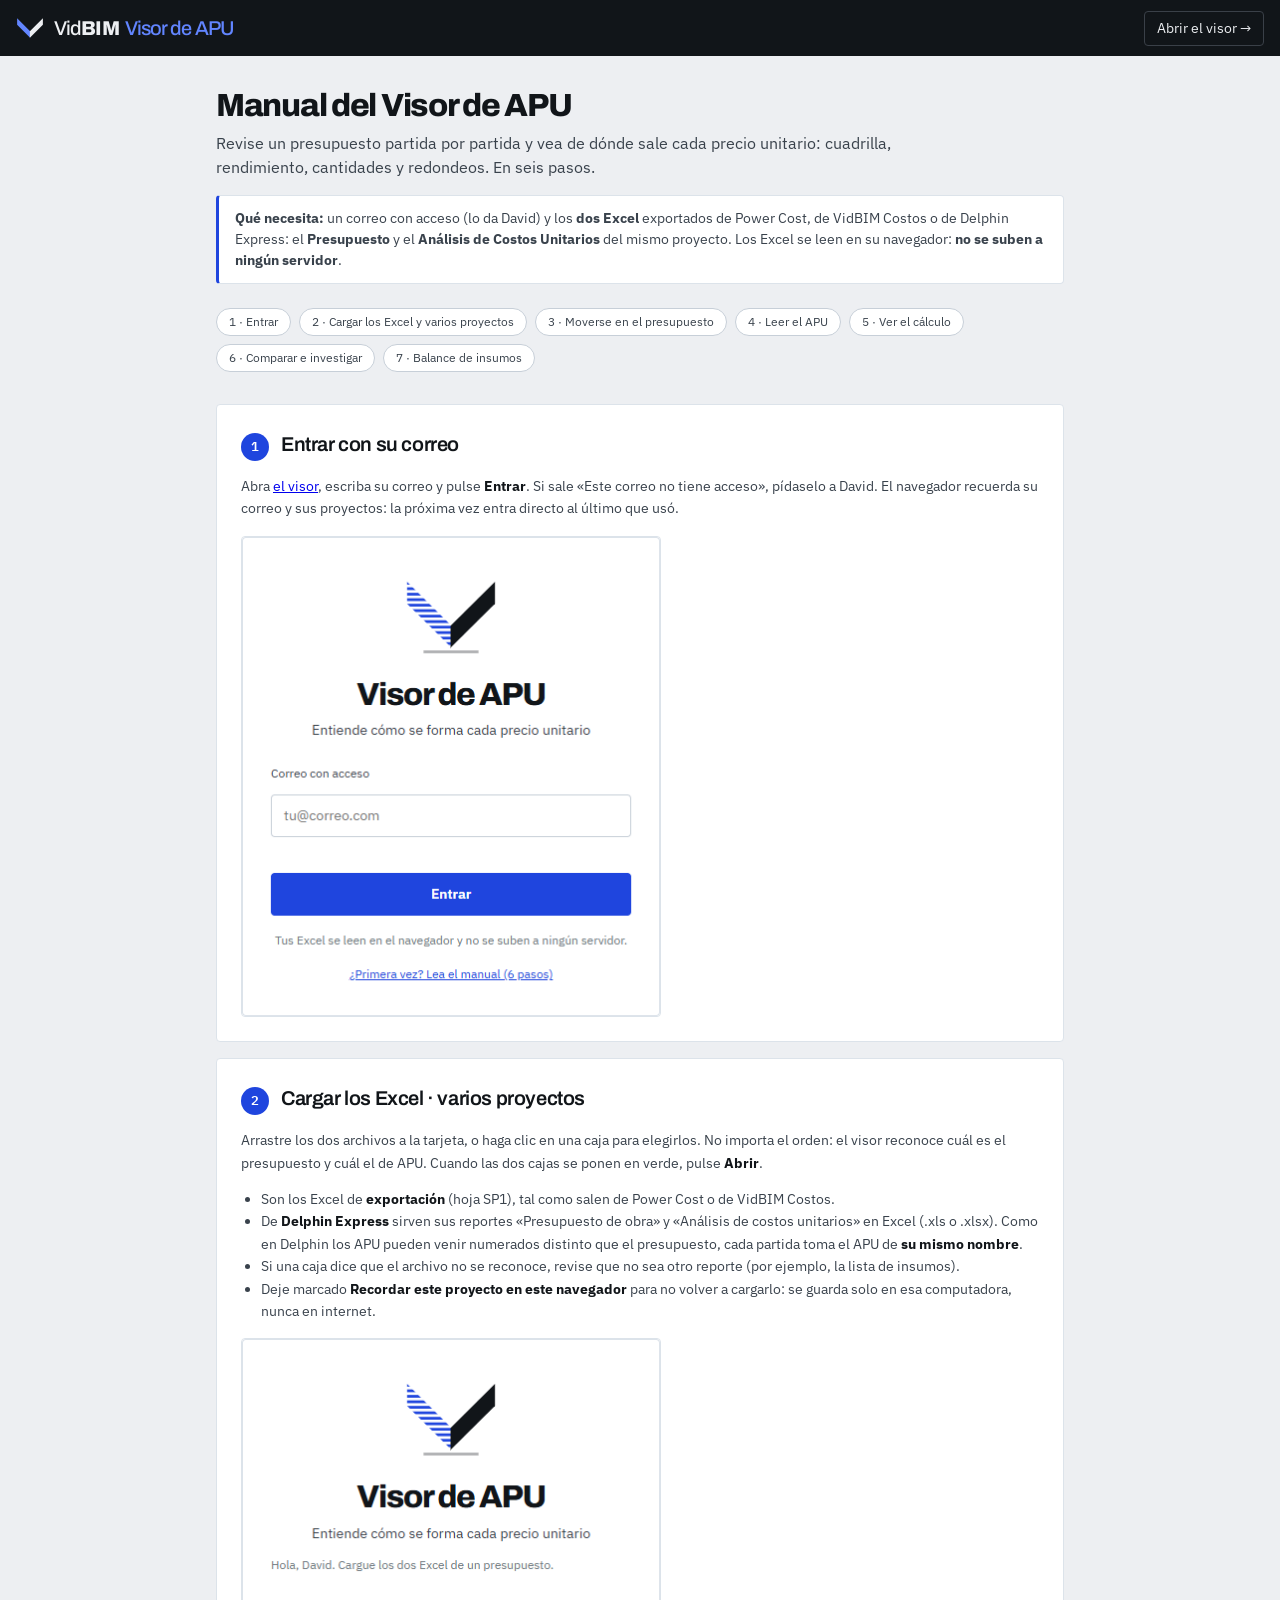
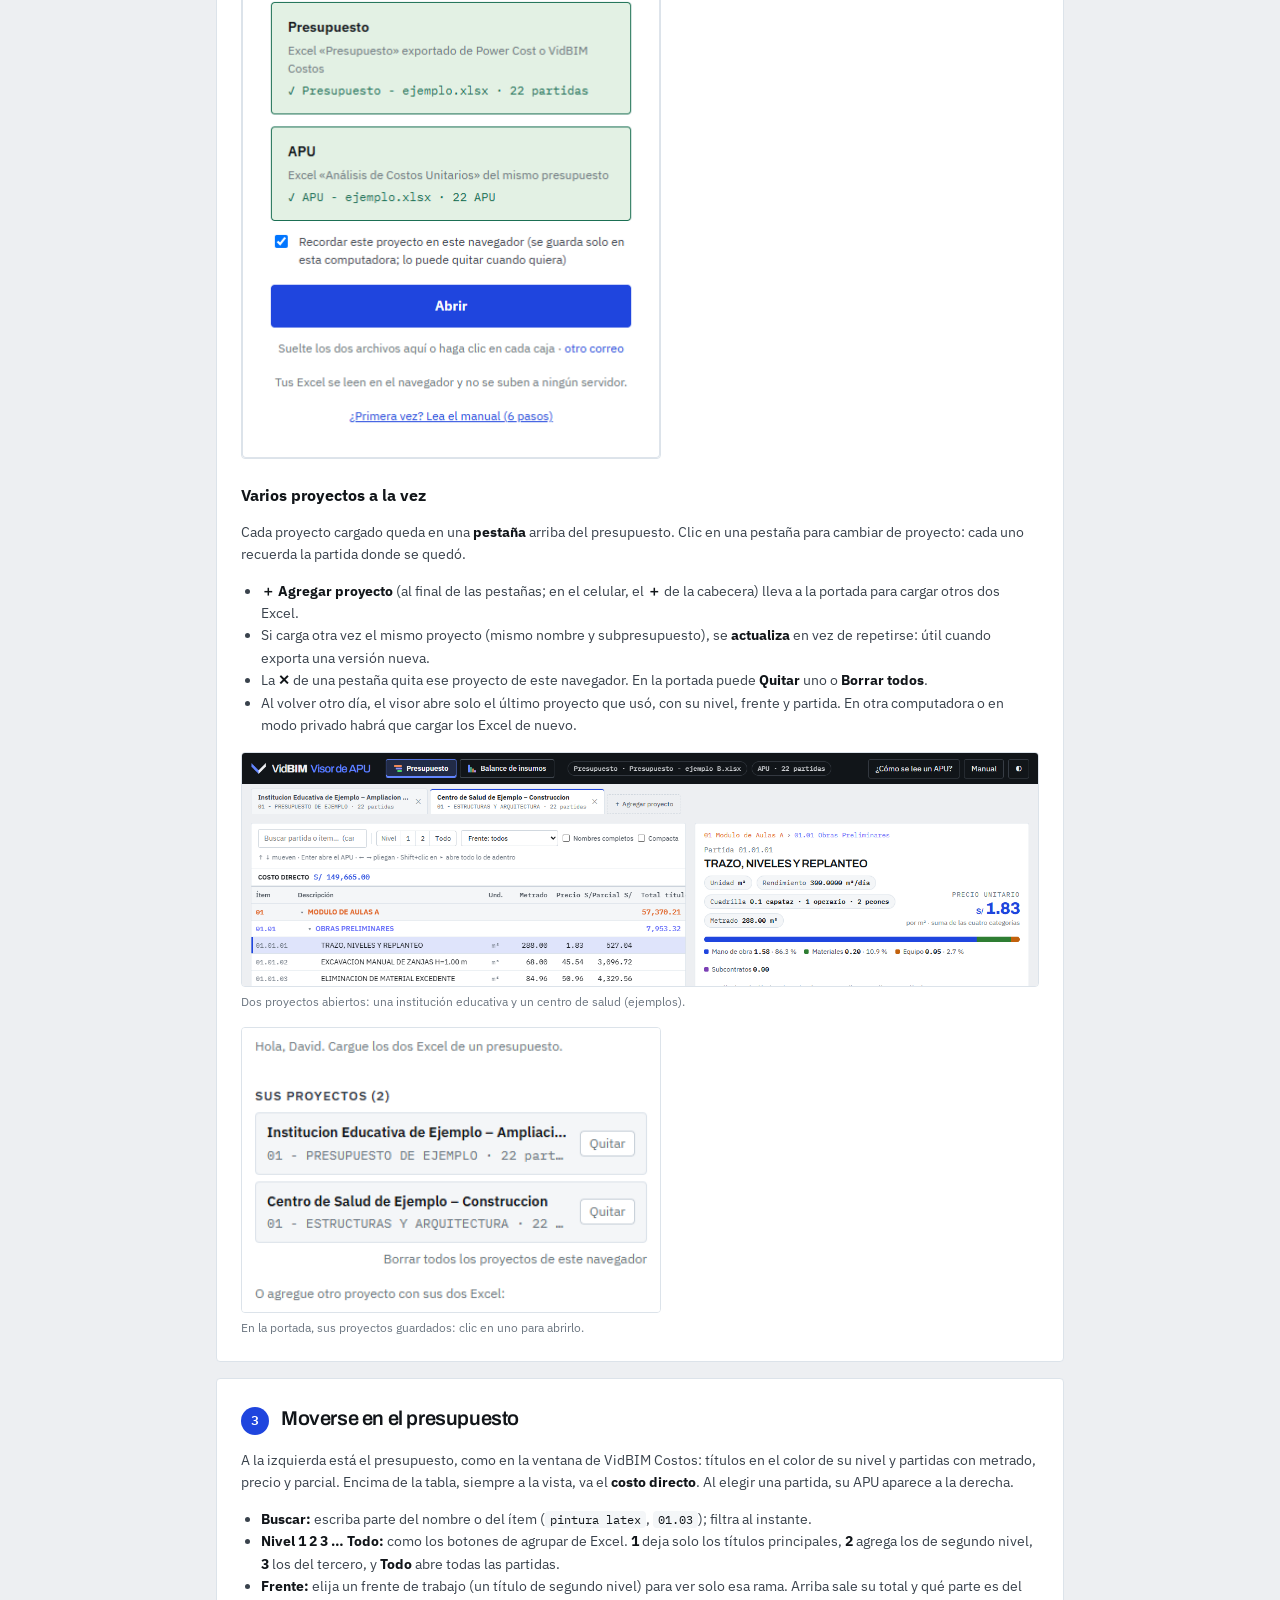
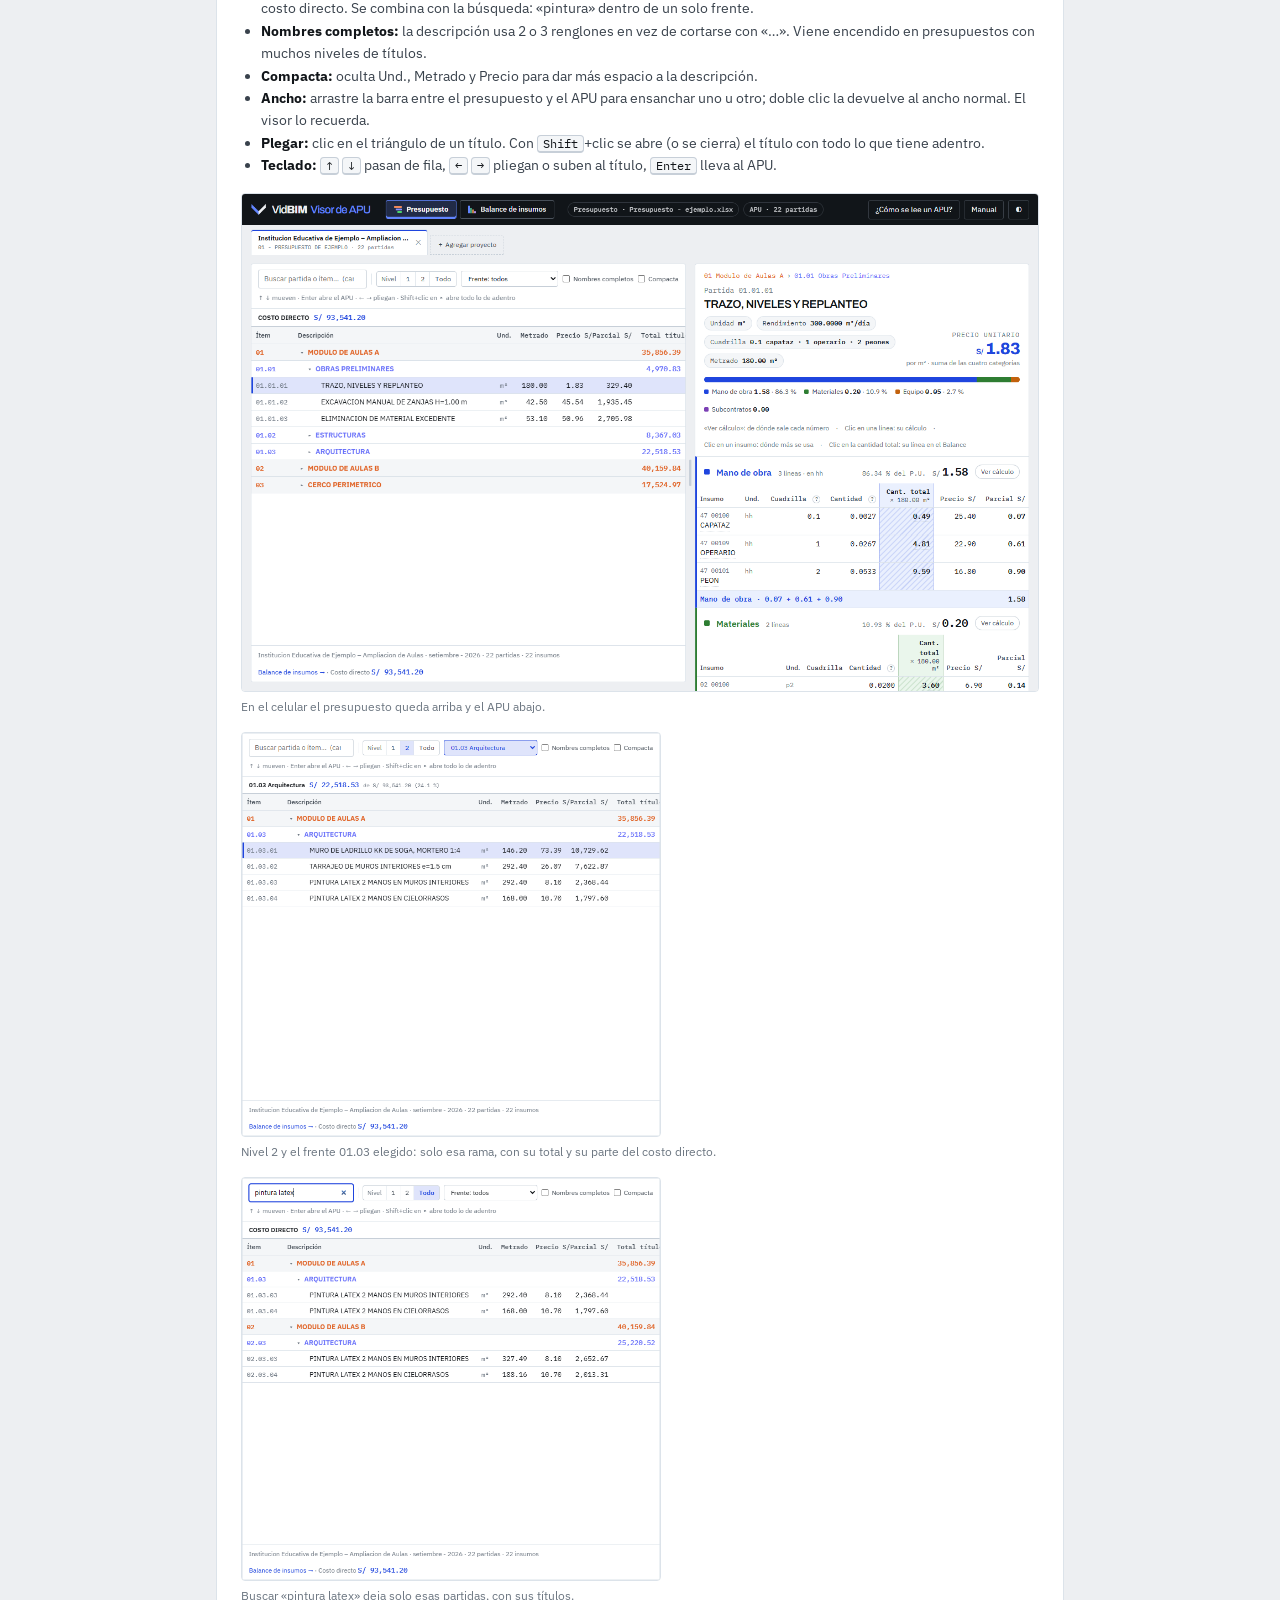
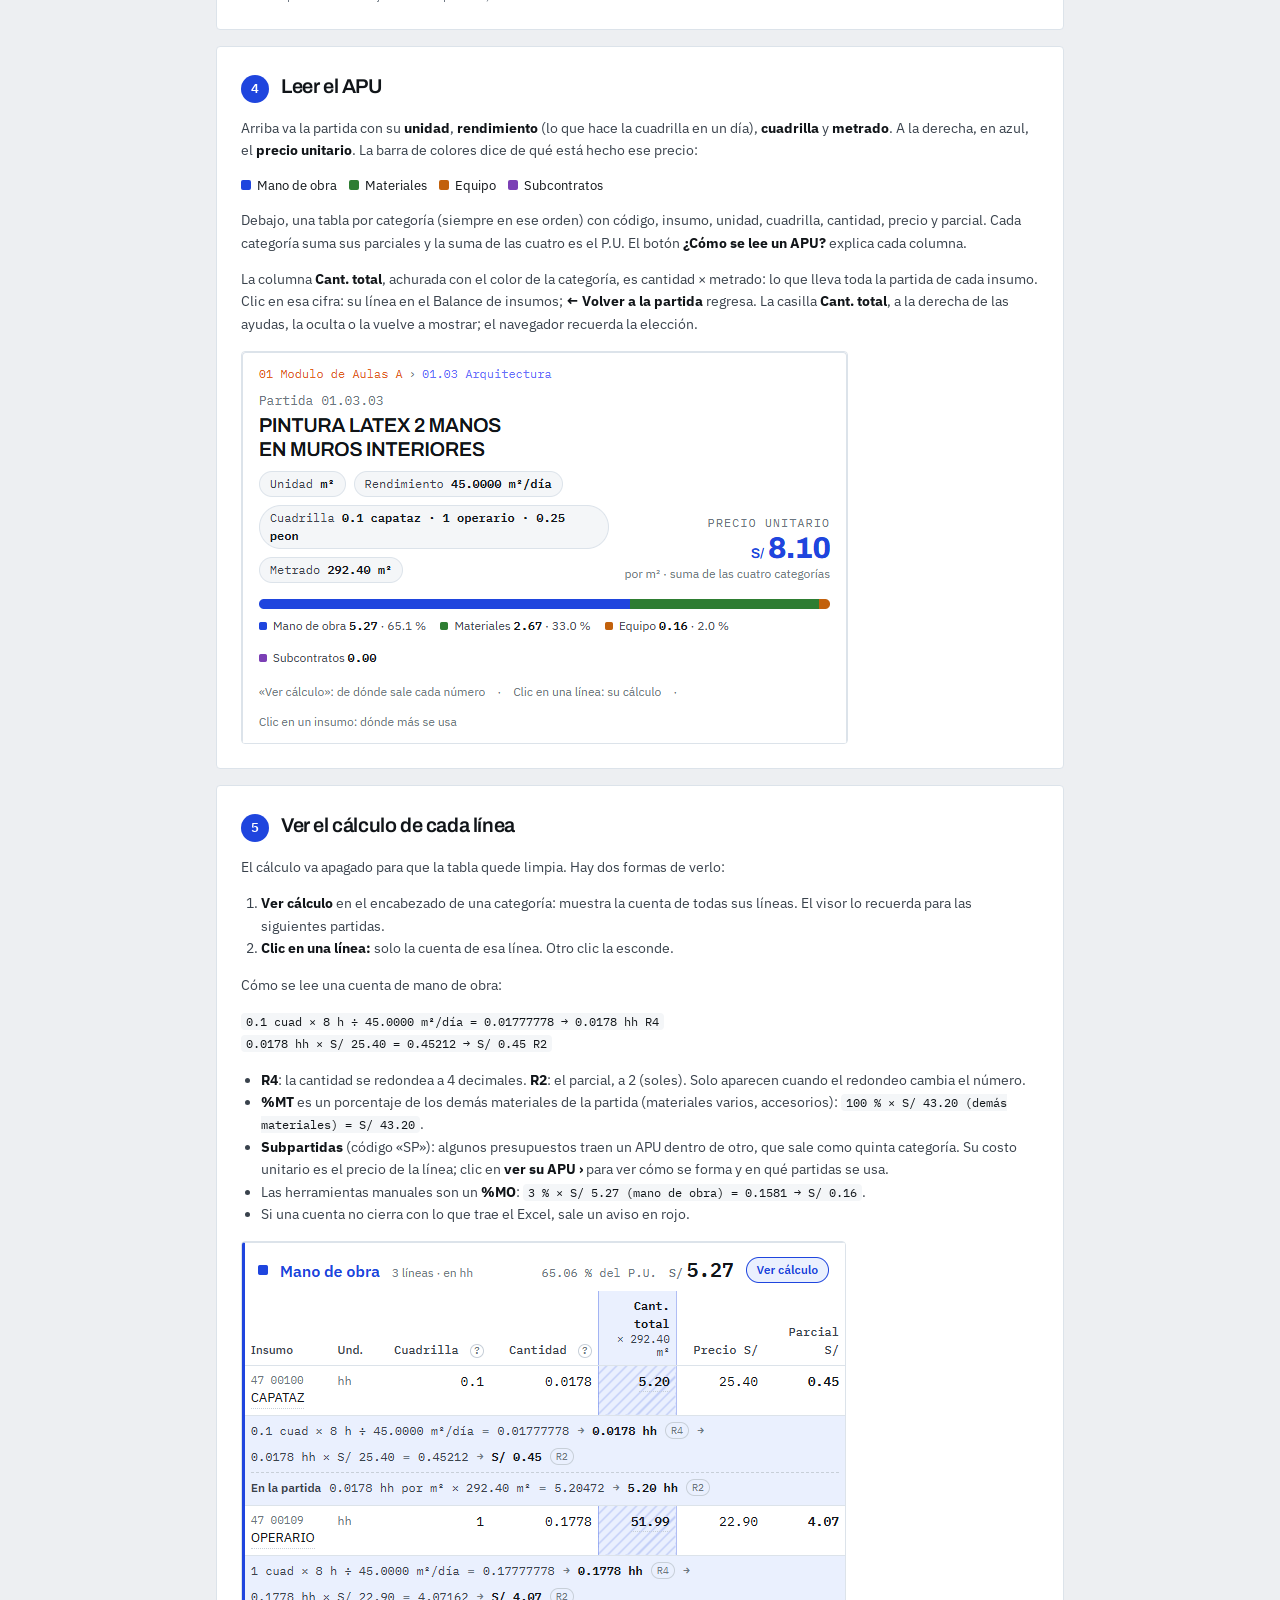
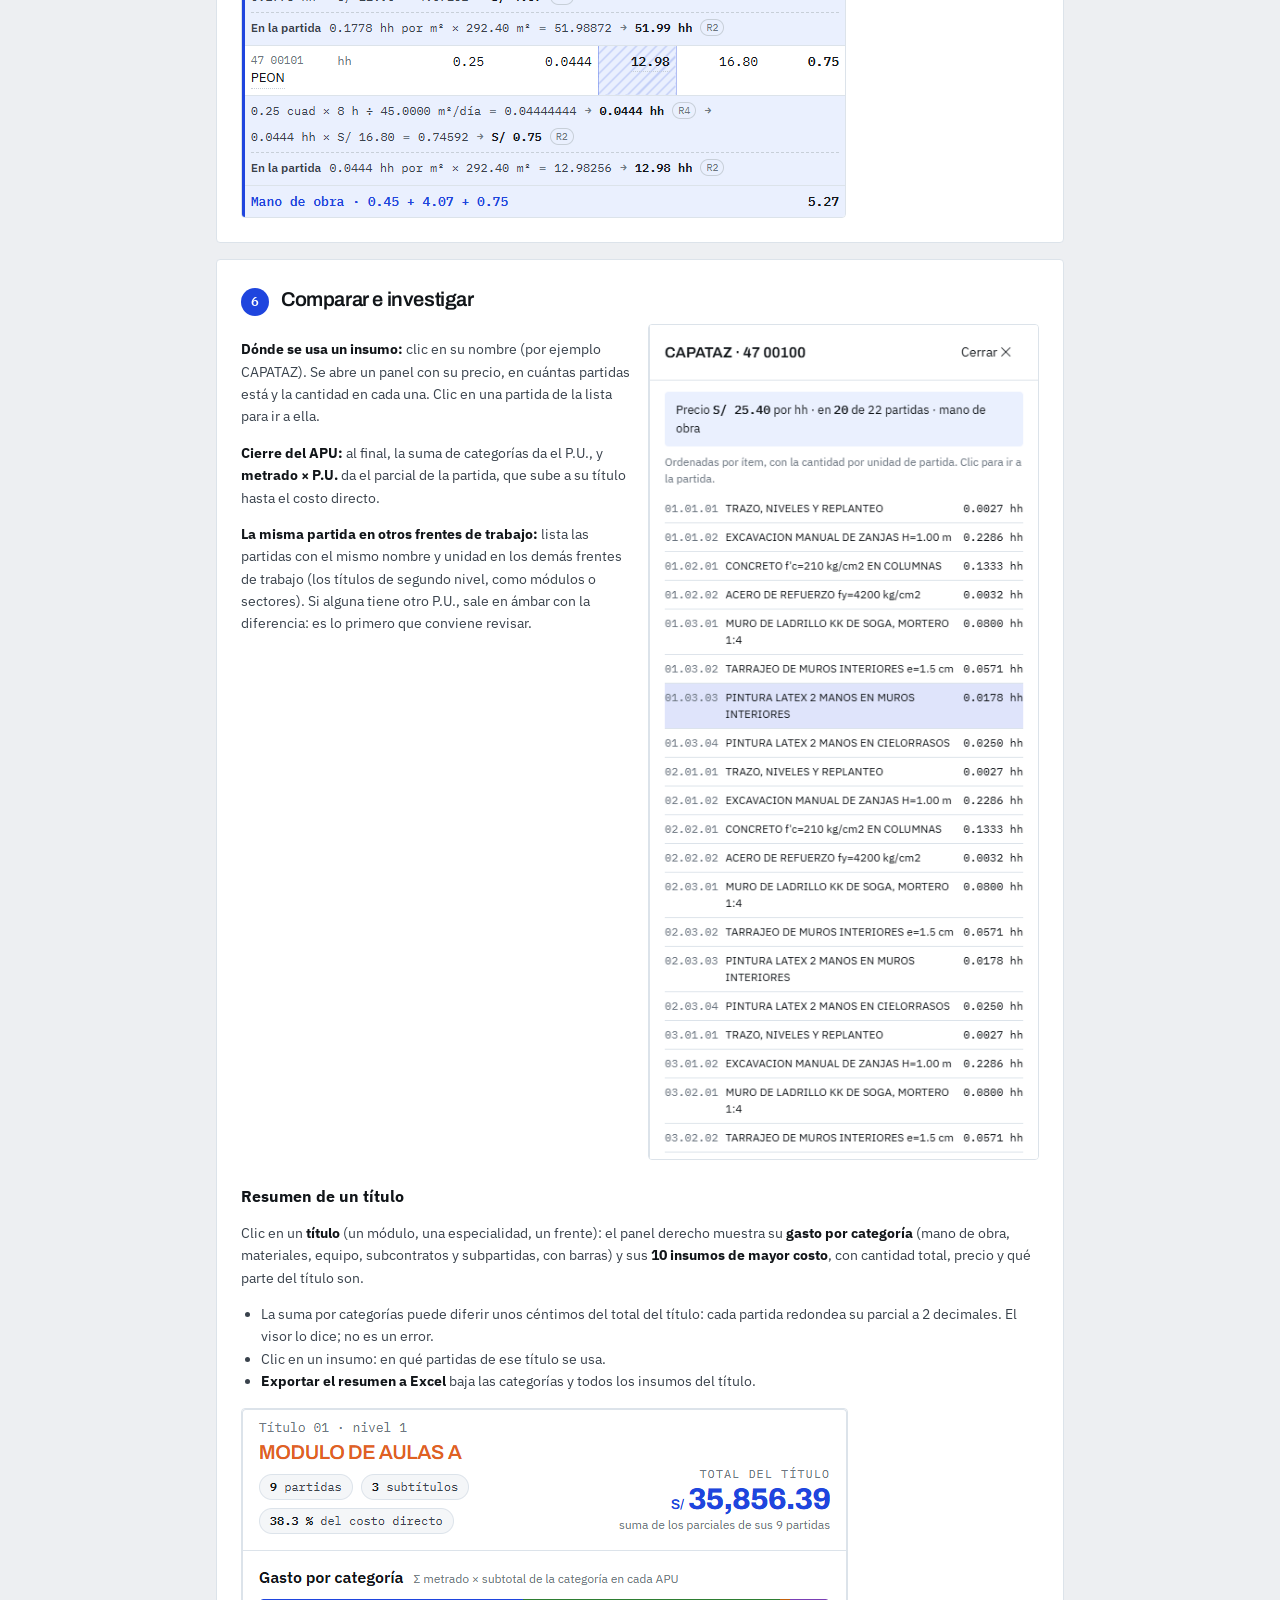
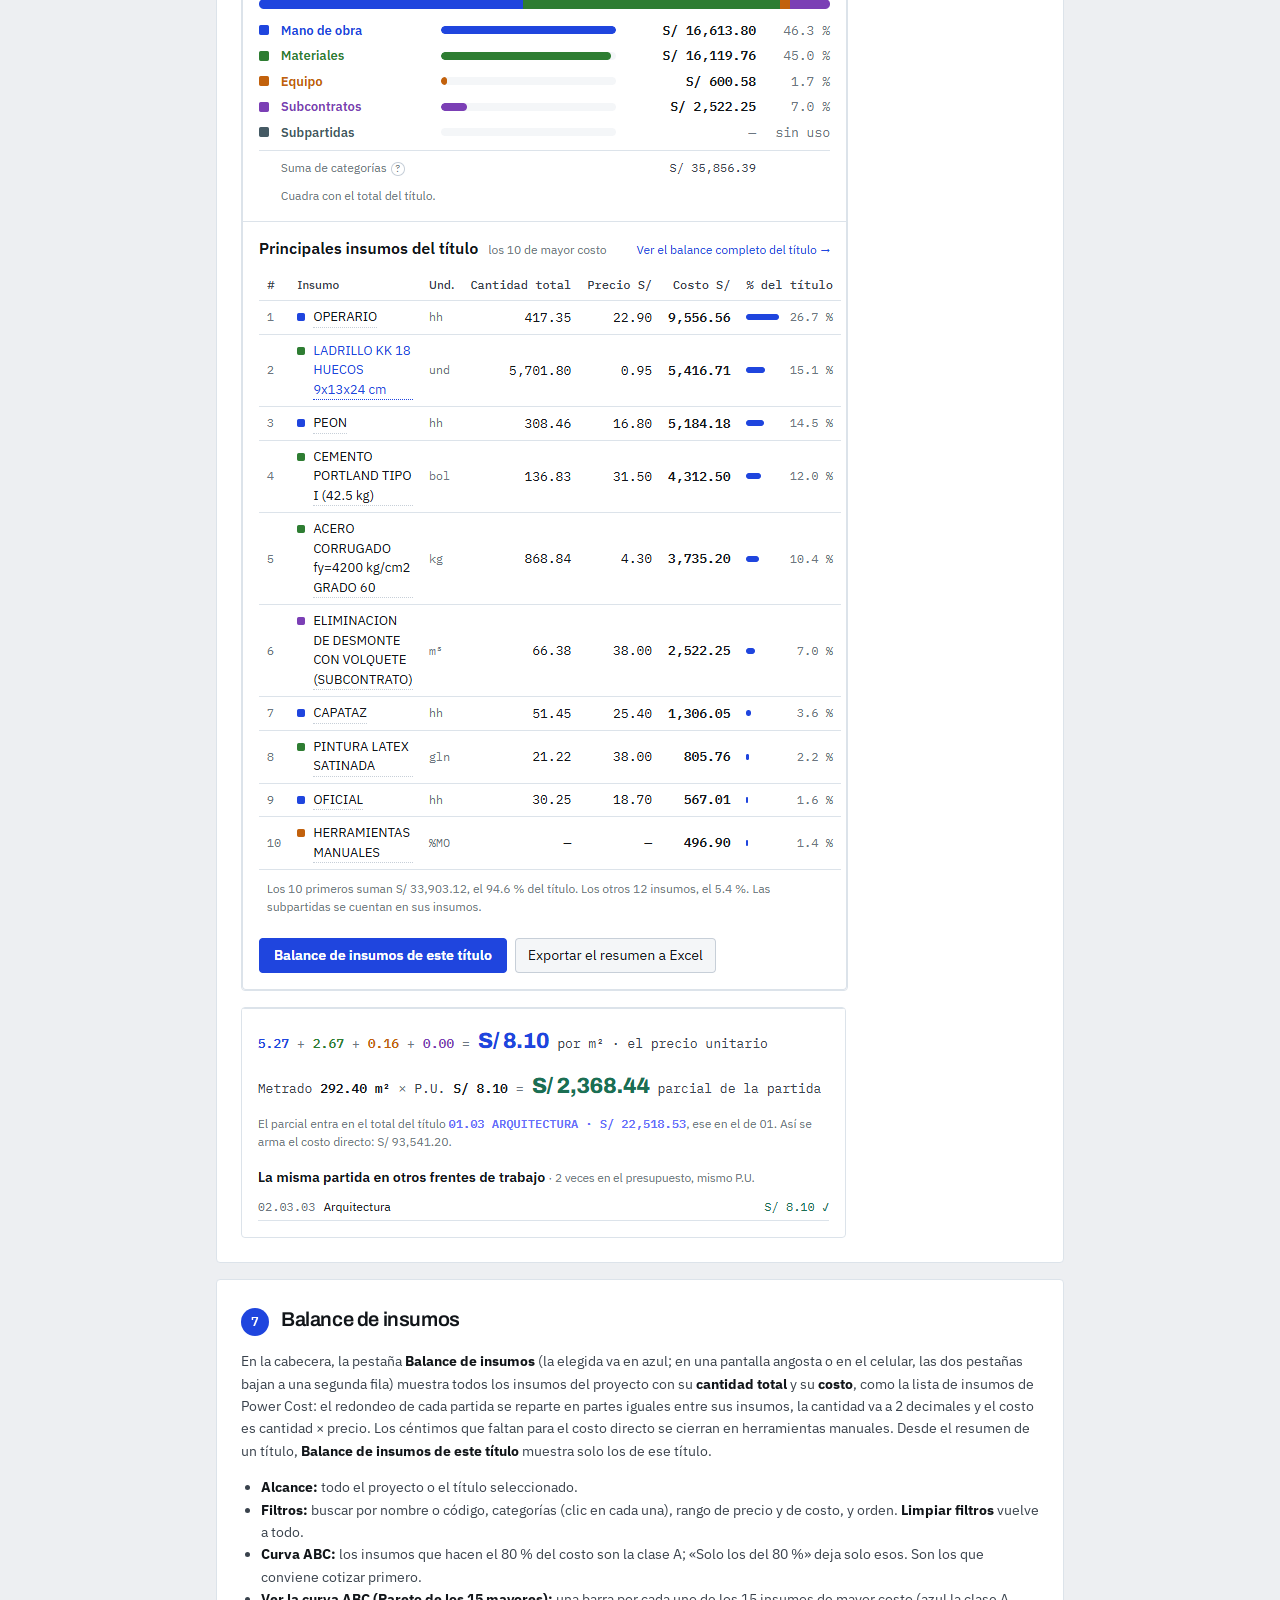
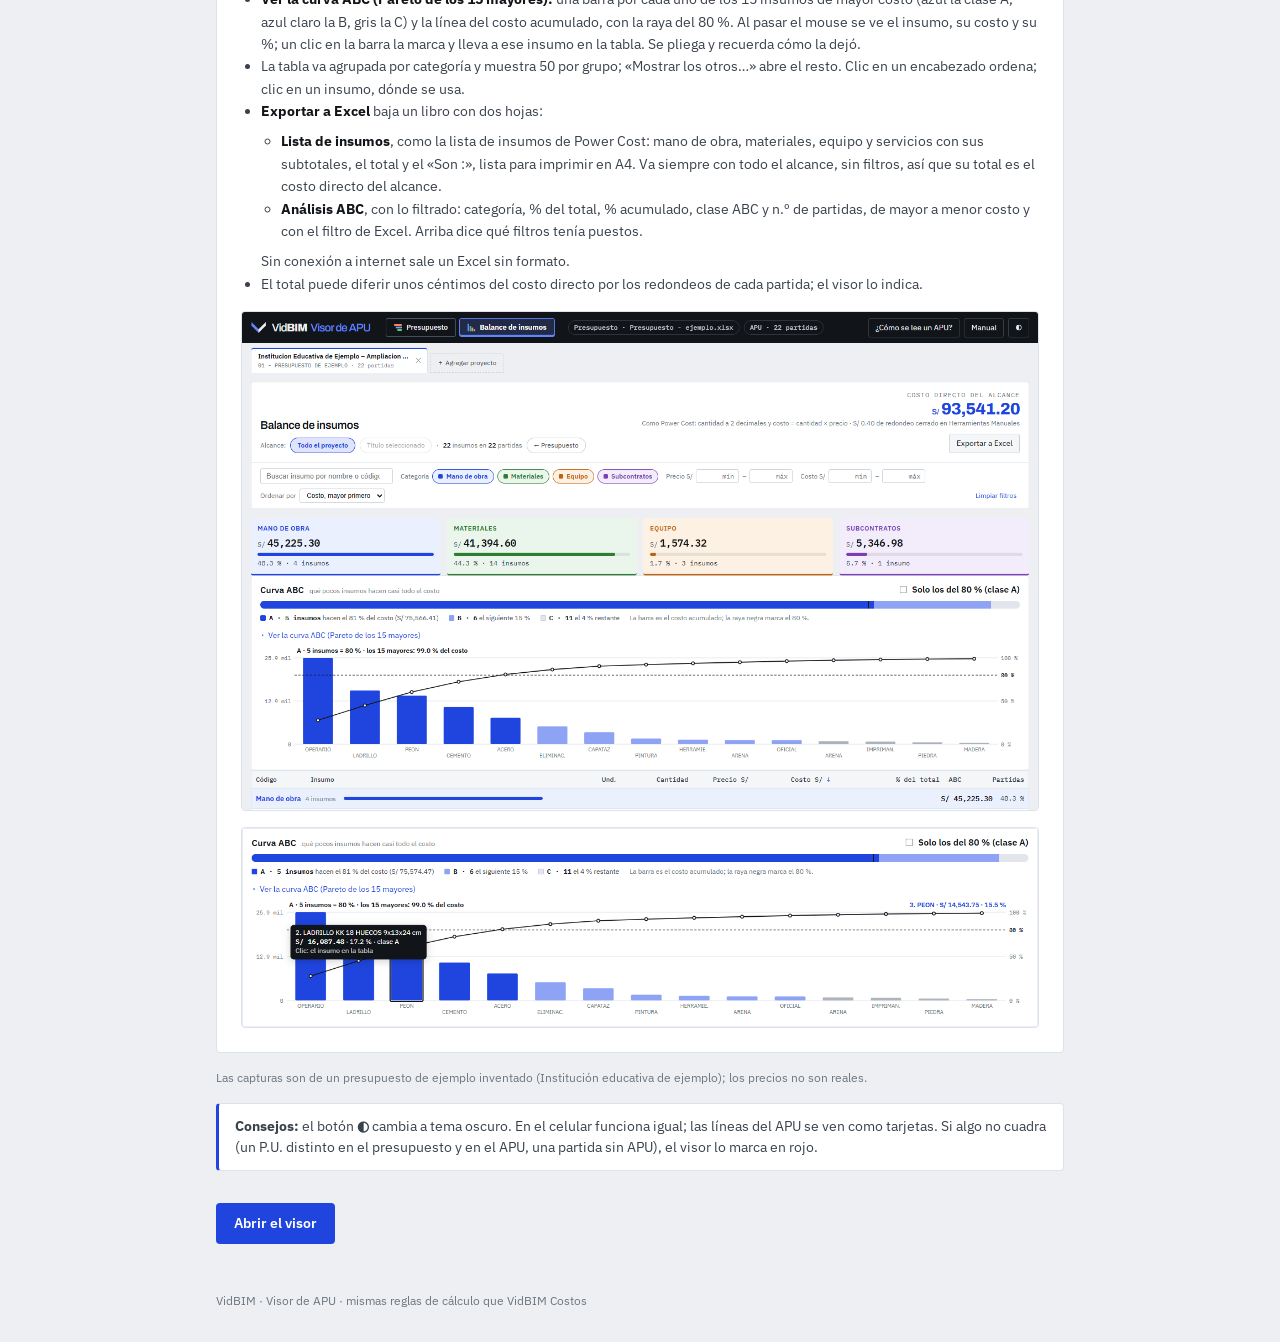
<file: manual.html>
<!doctype html>
<html lang="es">
<head>
<meta charset="utf-8">
<meta name="viewport" content="width=device-width,initial-scale=1">
<title>Manual · Visor de APU</title>
<meta name="description" content="Cómo usar el Visor de APU de VidBIM en seis pasos.">
<link rel="icon" type="image/svg+xml" href="favicon.svg">
<link rel="preconnect" href="https://fonts.googleapis.com">
<link rel="preconnect" href="https://fonts.gstatic.com" crossorigin>
<link rel="stylesheet" href="https://fonts.googleapis.com/css2?family=Archivo:wght@500;600;800&family=IBM+Plex+Mono:wght@400;500;600&family=IBM+Plex+Sans:wght@400;500;600&display=swap">
<link rel="stylesheet" href="tokens.css">
<style>
*{box-sizing:border-box}
body{margin:0;background:var(--papel);color:var(--tinta)}
.datos{font-family:var(--f-datos);font-variant-numeric:tabular-nums}
.cab{height:var(--cabecera-alto);background:var(--cabecera-fondo);color:var(--cabecera-texto);display:flex;align-items:center;gap:16px;padding:0 16px}
.marca{display:flex;align-items:center;gap:10px;text-decoration:none;color:inherit}
.marca svg{width:28px;height:28px;flex:none}
.marca .wm{font-family:var(--f-marca);font-size:var(--t-marca);letter-spacing:-.045em;line-height:1;white-space:nowrap}
.marca .wm .a{font-weight:500}.marca .wm .b{font-weight:800}.marca .wm .c{font-weight:500;color:var(--cabecera-azul);margin-left:.3em}
.cab .der{margin-left:auto}
.btn{display:inline-block;border:1px solid var(--cabecera-linea);color:var(--cabecera-texto);border-radius:var(--radio);padding:6px 12px;text-decoration:none;font-size:var(--t-cuerpo)}
.btn:hover{background:var(--cabecera-hover)}
main{max-width:880px;margin:0 auto;padding:32px 16px 48px}
h1{font-family:var(--f-marca);font-weight:800;font-size:32px;letter-spacing:-.04em;line-height:1.1;margin:0 0 8px}
.intro{color:var(--tinta-2);font-size:16px;margin:0 0 16px;max-width:680px}
.nota{background:var(--superficie);border:1px solid var(--linea);border-left:3px solid var(--azul);border-radius:var(--radio);padding:12px 16px;font-size:var(--t-cuerpo);color:var(--tinta-2);margin:0 0 24px}
.indice{display:flex;flex-wrap:wrap;gap:8px;margin:0 0 32px;padding:0;list-style:none}
.indice a{display:inline-block;font-size:var(--t-aux);border:1px solid var(--linea-fuerte);background:var(--superficie);color:var(--tinta-2);border-radius:999px;padding:4px 12px;text-decoration:none}
.indice a:hover{border-color:var(--azul);color:var(--azul)}
section.paso{background:var(--superficie);border:1px solid var(--linea);border-radius:var(--radio);padding:24px;margin:0 0 16px;scroll-margin-top:16px}
.paso header{display:flex;gap:12px;align-items:baseline;margin:0 0 8px}
.paso .n{font-family:var(--f-datos);font-weight:600;color:#fff;background:var(--azul);border-radius:999px;min-width:28px;height:28px;display:inline-grid;place-items:center;font-size:var(--t-tabla);flex:none}
.paso h2{font-family:var(--f-marca);font-weight:600;font-size:20px;letter-spacing:-.02em;margin:0}
.paso p,.paso li{color:var(--tinta-2);line-height:1.6}
.paso ul,.paso ol{padding-left:20px;margin:8px 0}
.paso b{color:var(--tinta)}
.paso kbd{font-family:var(--f-datos);font-size:var(--t-aux);border:1px solid var(--linea-fuerte);border-bottom-width:2px;border-radius:4px;padding:0 5px;background:var(--superficie-2);color:var(--tinta)}
.paso code{font-family:var(--f-datos);font-size:var(--t-aux);background:var(--superficie-2);border-radius:4px;padding:1px 5px;color:var(--tinta)}
figure{margin:16px 0 0}
figure img{display:block;max-width:100%;height:auto;border:1px solid var(--linea);border-radius:var(--radio);background:var(--superficie)}
figure.chica img{max-width:420px;width:100%}
figcaption{font-size:var(--t-aux);color:var(--gris);margin-top:6px}
.dos{display:grid;grid-template-columns:1fr 1fr;gap:16px;align-items:start}
.cats{display:flex;flex-wrap:wrap;gap:12px;margin:8px 0;font-size:var(--t-tabla)}
.cats span::before{content:"";display:inline-block;width:10px;height:10px;border-radius:2px;background:var(--c);margin-right:6px}
.mo{--c:var(--mo)}.mat{--c:var(--mat)}.eq{--c:var(--eq)}.sc{--c:var(--sc)}
.cta{display:inline-block;background:var(--azul);color:#fff;text-decoration:none;font-weight:600;border-radius:var(--radio);padding:10px 18px;margin-top:8px}
.cta:hover{background:var(--azul-hover)}
footer{max-width:880px;margin:0 auto;padding:0 16px 32px;font-size:var(--t-aux);color:var(--gris)}
@media (max-width:700px){
  h1{font-size:26px}
  section.paso{padding:16px}
  .dos{grid-template-columns:1fr}
  .cab .der .largo{display:none}
}
</style>
</head>
<body>
<svg width="0" height="0" style="position:absolute" aria-hidden="true">
  <symbol id="vidbim-s" viewBox="0 0 100 100">
    <path d="M4,15.5 L50.5,61.5 L50.5,84.5 L4,38.5 Z" fill="var(--b,#1F45DE)"/>
    <path d="M96,15.5 L49.5,61.5 L49.5,84.5 L96,38.5 Z" fill="currentColor"/>
  </symbol>
</svg>
<header class="cab">
  <a class="marca" href="./" style="--b:#6285FF">
    <svg><use href="#vidbim-s"/></svg>
    <span class="wm"><span class="a">Vid</span><span class="b">BIM</span><span class="c">Visor de APU</span></span>
  </a>
  <div class="der"><a class="btn" href="./">Abrir el visor <span class="largo">→</span></a></div>
</header>

<main>
  <h1>Manual del Visor de APU</h1>
  <p class="intro">Revise un presupuesto partida por partida y vea de dónde sale cada precio unitario: cuadrilla, rendimiento, cantidades y redondeos. En seis pasos.</p>
  <div class="nota"><b>Qué necesita:</b> un correo con acceso (lo da David) y los <b>dos Excel</b> exportados de Power Cost, de VidBIM Costos o de Delphin Express: el <b>Presupuesto</b> y el <b>Análisis de Costos Unitarios</b> del mismo proyecto. Los Excel se leen en su navegador: <b>no se suben a ningún servidor</b>.</div>

  <ul class="indice">
    <li><a href="#entrar">1 · Entrar</a></li>
    <li><a href="#cargar">2 · Cargar los Excel y varios proyectos</a></li>
    <li><a href="#presupuesto">3 · Moverse en el presupuesto</a></li>
    <li><a href="#apu">4 · Leer el APU</a></li>
    <li><a href="#calculo">5 · Ver el cálculo</a></li>
    <li><a href="#comparar">6 · Comparar e investigar</a></li>
    <li><a href="#balance">7 · Balance de insumos</a></li>
  </ul>

  <section class="paso" id="entrar">
    <header><span class="n">1</span><h2>Entrar con su correo</h2></header>
    <p>Abra <a href="./">el visor</a>, escriba su correo y pulse <b>Entrar</b>. Si sale «Este correo no tiene acceso», pídaselo a David. El navegador recuerda su correo y sus proyectos: la próxima vez entra directo al último que usó.</p>
    <figure class="chica"><img src="manual/1-entrar.png" alt="Portada del visor con el campo de correo y el botón Entrar" loading="lazy"></figure>
  </section>

  <section class="paso" id="cargar">
    <header><span class="n">2</span><h2>Cargar los Excel · varios proyectos</h2></header>
    <p>Arrastre los dos archivos a la tarjeta, o haga clic en una caja para elegirlos. No importa el orden: el visor reconoce cuál es el presupuesto y cuál el de APU. Cuando las dos cajas se ponen en verde, pulse <b>Abrir</b>.</p>
    <ul>
      <li>Son los Excel de <b>exportación</b> (hoja SP1), tal como salen de Power Cost o de VidBIM Costos.</li>
      <li>De <b>Delphin Express</b> sirven sus reportes «Presupuesto de obra» y «Análisis de costos unitarios» en Excel (.xls o .xlsx). Como en Delphin los APU pueden venir numerados distinto que el presupuesto, cada partida toma el APU de <b>su mismo nombre</b>.</li>
      <li>Si una caja dice que el archivo no se reconoce, revise que no sea otro reporte (por ejemplo, la lista de insumos).</li>
      <li>Deje marcado <b>Recordar este proyecto en este navegador</b> para no volver a cargarlo: se guarda solo en esa computadora, nunca en internet.</li>
    </ul>
    <figure class="chica"><img src="manual/2-cargar.png" alt="Las dos cajas de Presupuesto y APU en verde con el botón Abrir" loading="lazy"></figure>
    <h3 style="font-size:16px;margin:24px 0 4px">Varios proyectos a la vez</h3>
    <p>Cada proyecto cargado queda en una <b>pestaña</b> arriba del presupuesto. Clic en una pestaña para cambiar de proyecto: cada uno recuerda la partida donde se quedó.</p>
    <ul>
      <li><b>＋ Agregar proyecto</b> (al final de las pestañas; en el celular, el <b>＋</b> de la cabecera) lleva a la portada para cargar otros dos Excel.</li>
      <li>Si carga otra vez el mismo proyecto (mismo nombre y subpresupuesto), se <b>actualiza</b> en vez de repetirse: útil cuando exporta una versión nueva.</li>
      <li>La <b>✕</b> de una pestaña quita ese proyecto de este navegador. En la portada puede <b>Quitar</b> uno o <b>Borrar todos</b>.</li>
      <li>Al volver otro día, el visor abre solo el último proyecto que usó, con su nivel, frente y partida. En otra computadora o en modo privado habrá que cargar los Excel de nuevo.</li>
    </ul>
    <figure><img src="manual/2b-pestanas.png" alt="Pestañas de dos proyectos sobre el presupuesto" loading="lazy"><figcaption>Dos proyectos abiertos: una institución educativa y un centro de salud (ejemplos).</figcaption></figure>
    <figure class="chica"><img src="manual/2c-proyectos.png" alt="Portada con la lista de proyectos guardados" loading="lazy"><figcaption>En la portada, sus proyectos guardados: clic en uno para abrirlo.</figcaption></figure>
  </section>

  <section class="paso" id="presupuesto">
    <header><span class="n">3</span><h2>Moverse en el presupuesto</h2></header>
    <p>A la izquierda está el presupuesto, como en la ventana de VidBIM Costos: títulos en el color de su nivel y partidas con metrado, precio y parcial. Encima de la tabla, siempre a la vista, va el <b>costo directo</b>. Al elegir una partida, su APU aparece a la derecha.</p>
    <ul>
      <li><b>Buscar:</b> escriba parte del nombre o del ítem (<code>pintura latex</code>, <code>01.03</code>); filtra al instante.</li>
      <li><b>Nivel 1 2 3 … Todo:</b> como los botones de agrupar de Excel. <b>1</b> deja solo los títulos principales, <b>2</b> agrega los de segundo nivel, <b>3</b> los del tercero, y <b>Todo</b> abre todas las partidas.</li>
      <li><b>Frente:</b> elija un frente de trabajo (un título de segundo nivel) para ver solo esa rama. Arriba sale su total y qué parte es del costo directo. Se combina con la búsqueda: «pintura» dentro de un solo frente.</li>
      <li><b>Nombres completos:</b> la descripción usa 2 o 3 renglones en vez de cortarse con «…». Viene encendido en presupuestos con muchos niveles de títulos.</li>
      <li><b>Compacta:</b> oculta Und., Metrado y Precio para dar más espacio a la descripción.</li>
      <li><b>Ancho:</b> arrastre la barra entre el presupuesto y el APU para ensanchar uno u otro; doble clic la devuelve al ancho normal. El visor lo recuerda.</li>
      <li><b>Plegar:</b> clic en el triángulo de un título. Con <kbd>Shift</kbd>+clic se abre (o se cierra) el título con todo lo que tiene adentro.</li>
      <li><b>Teclado:</b> <kbd>↑</kbd> <kbd>↓</kbd> pasan de fila, <kbd>←</kbd> <kbd>→</kbd> pliegan o suben al título, <kbd>Enter</kbd> lleva al APU.</li>
    </ul>
    <figure><img src="manual/3-pantalla.png" alt="Pantalla completa: presupuesto a la izquierda y APU a la derecha" loading="lazy"><figcaption>En el celular el presupuesto queda arriba y el APU abajo.</figcaption></figure>
    <figure class="chica"><img src="manual/4b-nivel-frente.png" alt="Nivel 2 y un frente elegido, con su total arriba" loading="lazy"><figcaption>Nivel 2 y el frente 01.03 elegido: solo esa rama, con su total y su parte del costo directo.</figcaption></figure>
    <figure class="chica"><img src="manual/4-buscar.png" alt="Búsqueda de pintura latex" loading="lazy"><figcaption>Buscar «pintura latex» deja solo esas partidas, con sus títulos.</figcaption></figure>
  </section>

  <section class="paso" id="apu">
    <header><span class="n">4</span><h2>Leer el APU</h2></header>
    <p>Arriba va la partida con su <b>unidad</b>, <b>rendimiento</b> (lo que hace la cuadrilla en un día), <b>cuadrilla</b> y <b>metrado</b>. A la derecha, en azul, el <b>precio unitario</b>. La barra de colores dice de qué está hecho ese precio:</p>
    <div class="cats"><span class="mo">Mano de obra</span><span class="mat">Materiales</span><span class="eq">Equipo</span><span class="sc">Subcontratos</span></div>
    <p>Debajo, una tabla por categoría (siempre en ese orden) con código, insumo, unidad, cuadrilla, cantidad, precio y parcial. Cada categoría suma sus parciales y la suma de las cuatro es el P.U. El botón <b>¿Cómo se lee un APU?</b> explica cada columna.</p>
    <p>La columna <b>Cant. total</b>, achurada con el color de la categoría, es cantidad × metrado: lo que lleva toda la partida de cada insumo. Clic en esa cifra: su línea en el Balance de insumos; <b>← Volver a la partida</b> regresa. La casilla <b>Cant. total</b>, a la derecha de las ayudas, la oculta o la vuelve a mostrar; el navegador recuerda la elección.</p>
    <figure><img src="manual/5-cabecera-apu.png" alt="Cabecera del APU con chips, precio unitario y barra de peso" loading="lazy"></figure>
  </section>

  <section class="paso" id="calculo">
    <header><span class="n">5</span><h2>Ver el cálculo de cada línea</h2></header>
    <p>El cálculo va apagado para que la tabla quede limpia. Hay dos formas de verlo:</p>
    <ol>
      <li><b>Ver cálculo</b> en el encabezado de una categoría: muestra la cuenta de todas sus líneas. El visor lo recuerda para las siguientes partidas.</li>
      <li><b>Clic en una línea:</b> solo la cuenta de esa línea. Otro clic la esconde.</li>
    </ol>
    <p>Cómo se lee una cuenta de mano de obra:</p>
    <p><code>0.1 cuad × 8 h ÷ 45.0000 m²/día = 0.01777778 → 0.0178 hh R4</code><br><code>0.0178 hh × S/ 25.40 = 0.45212 → S/ 0.45 R2</code></p>
    <ul>
      <li><b>R4</b>: la cantidad se redondea a 4 decimales. <b>R2</b>: el parcial, a 2 (soles). Solo aparecen cuando el redondeo cambia el número.</li>
      <li><b>%MT</b> es un porcentaje de los demás materiales de la partida (materiales varios, accesorios): <code>100 % × S/ 43.20 (demás materiales) = S/ 43.20</code>.</li>
      <li><b>Subpartidas</b> (código «SP»): algunos presupuestos traen un APU dentro de otro, que sale como quinta categoría. Su costo unitario es el precio de la línea; clic en <b>ver su APU ›</b> para ver cómo se forma y en qué partidas se usa.</li>
      <li>Las herramientas manuales son un <b>%MO</b>: <code>3 % × S/ 5.27 (mano de obra) = 0.1581 → S/ 0.16</code>.</li>
      <li>Si una cuenta no cierra con lo que trae el Excel, sale un aviso en rojo.</li>
    </ul>
    <figure><img src="manual/6-ver-calculo.png" alt="Mano de obra con Ver cálculo encendido" loading="lazy"></figure>
  </section>

  <section class="paso" id="comparar">
    <header><span class="n">6</span><h2>Comparar e investigar</h2></header>
    <div class="dos">
      <div>
        <p><b>Dónde se usa un insumo:</b> clic en su nombre (por ejemplo CAPATAZ). Se abre un panel con su precio, en cuántas partidas está y la cantidad en cada una. Clic en una partida de la lista para ir a ella.</p>
        <p><b>Cierre del APU:</b> al final, la suma de categorías da el P.U., y <b>metrado × P.U.</b> da el parcial de la partida, que sube a su título hasta el costo directo.</p>
        <p><b>La misma partida en otros frentes de trabajo:</b> lista las partidas con el mismo nombre y unidad en los demás frentes de trabajo (los títulos de segundo nivel, como módulos o sectores). Si alguna tiene otro P.U., sale en ámbar con la diferencia: es lo primero que conviene revisar.</p>
      </div>
      <figure style="margin:0"><img src="manual/7-donde-se-usa.png" alt="Panel Dónde se usa del capataz" loading="lazy"></figure>
    </div>
    <h3 style="font-size:16px;margin:24px 0 4px">Resumen de un título</h3>
    <p>Clic en un <b>título</b> (un módulo, una especialidad, un frente): el panel derecho muestra su <b>gasto por categoría</b> (mano de obra, materiales, equipo, subcontratos y subpartidas, con barras) y sus <b>10 insumos de mayor costo</b>, con cantidad total, precio y qué parte del título son.</p>
    <ul>
      <li>La suma por categorías puede diferir unos céntimos del total del título: cada partida redondea su parcial a 2 decimales. El visor lo dice; no es un error.</li>
      <li>Clic en un insumo: en qué partidas de ese título se usa.</li>
      <li><b>Exportar el resumen a Excel</b> baja las categorías y todos los insumos del título.</li>
    </ul>
    <figure><img src="manual/7b-resumen-titulo.png" alt="Resumen de un título: gasto por categoría y principales insumos" loading="lazy"></figure>
    <figure><img src="manual/8-cierre.png" alt="Cierre del APU y la misma partida en otros frentes de trabajo" loading="lazy"></figure>
  </section>

  <section class="paso" id="balance">
    <header><span class="n">7</span><h2>Balance de insumos</h2></header>
    <p>En la cabecera, la pestaña <b>Balance de insumos</b> (la elegida va en azul; en una pantalla angosta o en el celular, las dos pestañas bajan a una segunda fila) muestra todos los insumos del proyecto con su <b>cantidad total</b> y su <b>costo</b>, como la lista de insumos de Power Cost: el redondeo de cada partida se reparte en partes iguales entre sus insumos, la cantidad va a 2 decimales y el costo es cantidad × precio. Los céntimos que faltan para el costo directo se cierran en herramientas manuales. Desde el resumen de un título, <b>Balance de insumos de este título</b> muestra solo los de ese título.</p>
    <ul>
      <li><b>Alcance:</b> todo el proyecto o el título seleccionado.</li>
      <li><b>Filtros:</b> buscar por nombre o código, categorías (clic en cada una), rango de precio y de costo, y orden. <b>Limpiar filtros</b> vuelve a todo.</li>
      <li><b>Curva ABC:</b> los insumos que hacen el 80 % del costo son la clase A; «Solo los del 80 %» deja solo esos. Son los que conviene cotizar primero.</li>
      <li><b>Ver la curva ABC (Pareto de los 15 mayores):</b> una barra por cada uno de los 15 insumos de mayor costo (azul la clase A, azul claro la B, gris la C) y la línea del costo acumulado, con la raya del 80 %. Al pasar el mouse se ve el insumo, su costo y su %; un clic en la barra la marca y lleva a ese insumo en la tabla. Se pliega y recuerda cómo la dejó.</li>
      <li>La tabla va agrupada por categoría y muestra 50 por grupo; «Mostrar los otros…» abre el resto. Clic en un encabezado ordena; clic en un insumo, dónde se usa.</li>
      <li><b>Exportar a Excel</b> baja un libro con dos hojas:
        <ul>
          <li><b>Lista de insumos</b>, como la lista de insumos de Power Cost: mano de obra, materiales, equipo y servicios con sus subtotales, el total y el «Son :», lista para imprimir en A4. Va siempre con todo el alcance, sin filtros, así que su total es el costo directo del alcance.</li>
          <li><b>Análisis ABC</b>, con lo filtrado: categoría, % del total, % acumulado, clase ABC y n.º de partidas, de mayor a menor costo y con el filtro de Excel. Arriba dice qué filtros tenía puestos.</li>
        </ul>
        Sin conexión a internet sale un Excel sin formato.</li>
      <li>El total puede diferir unos céntimos del costo directo por los redondeos de cada partida; el visor lo indica.</li>
    </ul>
    <figure><img src="manual/10-balance.png" alt="Balance de insumos: tarjetas por categoría, curva ABC y tabla" loading="lazy"></figure>
    <figure><img src="manual/10b-pareto.png" alt="Curva ABC: el Pareto de los 15 mayores, con la barra elegida y el globo de otra" loading="lazy"></figure>
  </section>

  <p style="font-size:var(--t-aux);color:var(--gris);margin:0 0 16px">Las capturas son de un presupuesto de ejemplo inventado (Institución educativa de ejemplo); los precios no son reales.</p>
  <div class="nota"><b>Consejos:</b> el botón <b>◐</b> cambia a tema oscuro. En el celular funciona igual; las líneas del APU se ven como tarjetas. Si algo no cuadra (un P.U. distinto en el presupuesto y en el APU, una partida sin APU), el visor lo marca en rojo.</div>
  <a class="cta" href="./">Abrir el visor</a>
</main>
<footer>VidBIM · Visor de APU · mismas reglas de cálculo que VidBIM Costos</footer>
</body>
</html>
</file>
<file: tokens.css>
/* ══════════════════════════════════════════════════════════════════════
   VidBIM · Visor de APU · tokens de diseño (25.09.2026)
   Fuente: VidBIM-Marca/04-Color/paleta.md, láminas 02 y 03, y los colores
   de categoría y de nivel de la app VidBIM Costos (Filas.cs, ColoresNivel.cs).
   Se usa tal cual: <link rel="stylesheet" href="tokens.css">
   ══════════════════════════════════════════════════════════════════════ */

:root{
  color-scheme: light dark;

  /* ── superficies y texto · tema claro ── */
  --papel:#EDEFF2;        /* fondo de página (papel frío) */
  --superficie:#FFFFFF;   /* paneles: árbol, APU, tarjetas */
  --superficie-2:#F4F6F8; /* filas alternas, botón secundario, hover de fila */
  --superficie-3:#E2E6EC; /* hover de botón, separadores gruesos */
  --tinta:#111519;        /* texto principal */
  --tinta-2:#39424C;      /* texto secundario (encabezados de tabla) */
  --gris:#6C7681;         /* texto auxiliar: unidades, notas, «cuentas» */
  --linea:#DCE3EA;        /* líneas de tabla y bordes suaves */
  --linea-fuerte:#C7CFD8; /* bordes de inputs y botones sobre blanco */

  /* ── marca ── */
  --azul:#1F45DE;         /* acento: selección, P.U., enlaces, botón principal */
  --azul-hover:#1A3BC2;
  --azul-tinte:#DFE4FB;   /* fila seleccionada, chips */
  --rojo:#C0332A;  --rojo-tinte:#FADCD9;   /* SOLO errores y revisiones */
  --ok:#1B6F53;    --ok-tinte:#E3F1E4;     /* «cierra», comprobado */
  --ambar:#8A5A00; --ambar-tinte:#FFF1C7;  /* avisos */

  /* ── categorías del APU (idénticas a VidBIM Costos) ── */
  --mo:#1F45DE;  --mo-tinte:#EAF0FE;   /* Mano de obra */
  --mat:#2E7D32; --mat-tinte:#EAF6EC;  /* Materiales */
  --eq:#C2610C;  --eq-tinte:#FDF1E4;   /* Equipo */
  --sc:#7B3FB5;  --sc-tinte:#F3ECFB;   /* Subcontratos / Servicios */

  /* ── niveles de título (Power Cost, como VidBIM Costos) ── */
  --nivel-1:#E06123; --nivel-2:#676FFA; --nivel-3:#00C000; --nivel-4:#C000C0;
  --nivel-5:#EC9B75; --nivel-6:#C0C000; --nivel-7:#00A0C0;

  /* ── tipografía ── */
  --f-marca:"Archivo","Helvetica Neue",Arial,sans-serif;          /* logotipo, títulos, el P.U. */
  --f-texto:"IBM Plex Sans","Segoe UI","Helvetica Neue",Arial,sans-serif;
  --f-datos:"IBM Plex Mono",ui-monospace,"Cascadia Mono",Consolas,monospace; /* códigos, cifras, cuentas */
  --t-aux:12px;     /* notas, cuentas, unidades */
  --t-tabla:13px;   /* filas del APU y del árbol */
  --t-cuerpo:14px;  /* texto corrido */
  --t-seccion:16px; /* nombre de la partida, título de categoría */
  --t-total:20px;   /* subtotales de categoría, total del título */
  --t-pu:30px;      /* el P.U. de la partida */
  --t-marca:20px;   /* «VidBIM Visor de APU» en la cabecera */

  /* ── medidas ── */
  --radio:4px;
  --u:8px;                 /* módulo de espaciado: 8, 16, 24, 32 */
  --cabecera-alto:56px;
  --arbol-ancho:360px;
  --fila-alto:32px;
}

/* ── tema oscuro: el sistema lo pide y el usuario no ha forzado claro ── */
@media (prefers-color-scheme: dark){
  :root:not([data-theme="light"]){
    --papel:#0C1015; --superficie:#141A21; --superficie-2:#1B232C; --superficie-3:#232C36;
    --tinta:#E7ECF1; --tinta-2:#B2BCC6; --gris:#7C8894;
    --linea:#2A333D; --linea-fuerte:#333E49;
    --azul:#6285FF; --azul-hover:#7A97FF; --azul-tinte:#182247;
    --rojo:#E7695E; --rojo-tinte:#3A1D1B; --ok:#4FB791; --ok-tinte:#12291C; --ambar:#D9A44E; --ambar-tinte:#33290F;
    --mo:#6285FF;  --mo-tinte:#182247;
    --mat:#4FB791; --mat-tinte:#12291C;
    --eq:#E39A55;  --eq-tinte:#2E2116;
    --sc:#B08CE8;  --sc-tinte:#251B33;
    --nivel-1:#F0895A; --nivel-2:#8C93FF; --nivel-3:#4AD66D; --nivel-4:#D96BD9;
    --nivel-5:#F2B08F; --nivel-6:#D9D94A; --nivel-7:#46C3E0;
  }
}
/* ── tema oscuro forzado por el usuario (botón) ── */
:root[data-theme="dark"]{
  --papel:#0C1015; --superficie:#141A21; --superficie-2:#1B232C; --superficie-3:#232C36;
  --tinta:#E7ECF1; --tinta-2:#B2BCC6; --gris:#7C8894;
  --linea:#2A333D; --linea-fuerte:#333E49;
  --azul:#6285FF; --azul-hover:#7A97FF; --azul-tinte:#182247;
  --rojo:#E7695E; --rojo-tinte:#3A1D1B; --ok:#4FB791; --ok-tinte:#12291C; --ambar:#D9A44E; --ambar-tinte:#33290F;
  --mo:#6285FF;  --mo-tinte:#182247;
  --mat:#4FB791; --mat-tinte:#12291C;
  --eq:#E39A55;  --eq-tinte:#2E2116;
  --sc:#B08CE8;  --sc-tinte:#251B33;
  --nivel-1:#F0895A; --nivel-2:#8C93FF; --nivel-3:#4AD66D; --nivel-4:#D96BD9;
  --nivel-5:#F2B08F; --nivel-6:#D9D94A; --nivel-7:#46C3E0;
}

/* La cabecera es siempre de tinta, en los dos temas (como la app de escritorio). */
:root{ --cabecera-fondo:#111519; --cabecera-texto:#EDEFF2; --cabecera-azul:#6285FF; --cabecera-linea:#3A4048; --cabecera-hover:#1B232C;
  --cabecera-borde:#5A636D; --cabecera-borde-hover:#6C7681; --cabecera-sel:#212B47; }

/* Base mínima */
html{ background:var(--papel); color:var(--tinta); font-family:var(--f-texto); font-size:var(--t-cuerpo); line-height:1.5; -webkit-font-smoothing:antialiased; }
.datos, .num{ font-family:var(--f-datos); font-variant-numeric:tabular-nums; }
.num{ text-align:right; }
</file>
